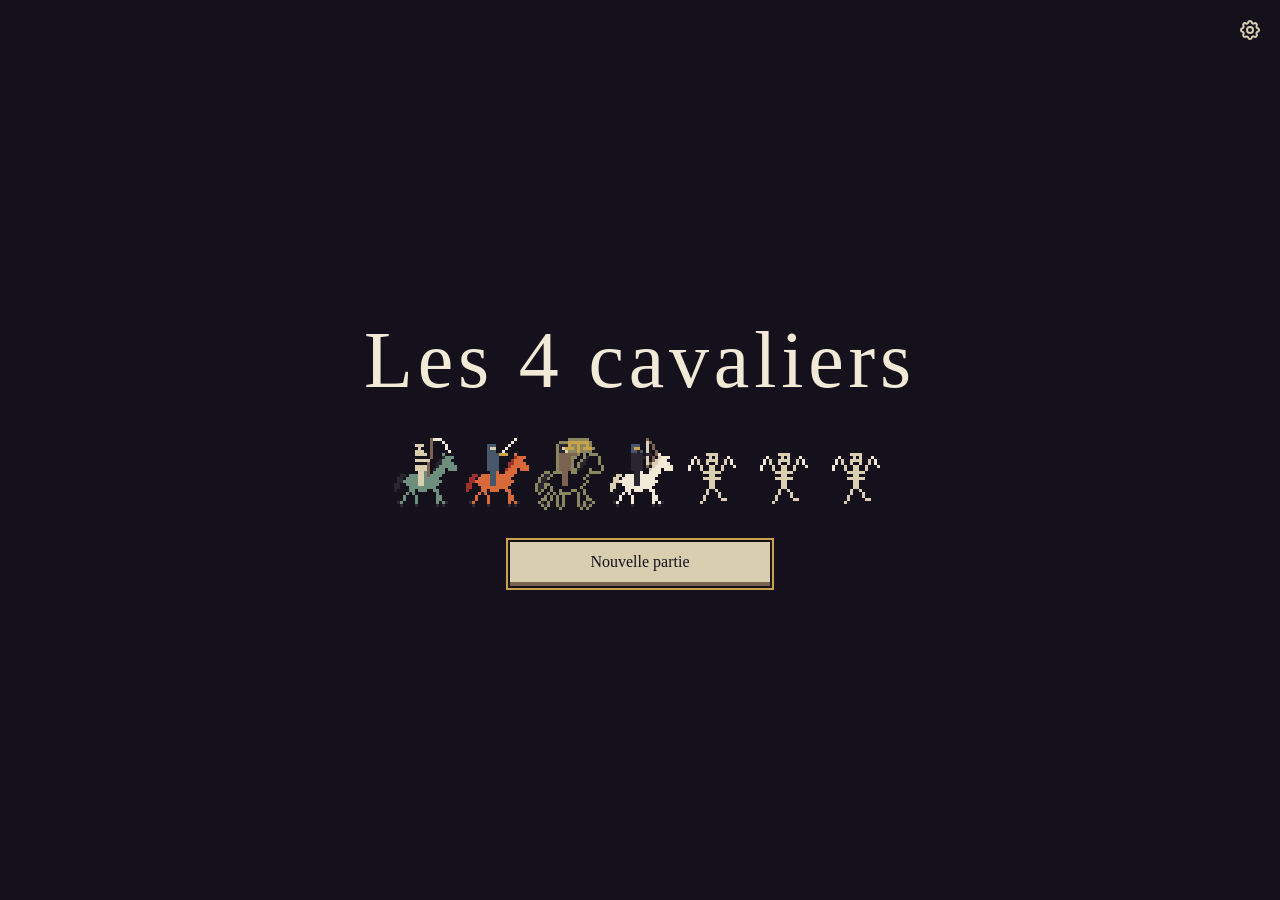
<file: index.html>
<!DOCTYPE html>
<html lang="fr">
<head>
<meta charset="utf-8">
<meta name="viewport" content="width=device-width, initial-scale=1, viewport-fit=cover, user-scalable=no">
<meta name="theme-color" content="#14111c">
<meta name="description" content="Quatre cavaliers mènent la ronde sur le front d'une Grande Guerre qui n'en finit pas. Tactique au tour par tour.">
<meta property="og:title" content="Les 4 cavaliers">
<meta property="og:image" content="og.png">
<title>Les 4 cavaliers</title>
<link rel="icon" href="favicon.ico" sizes="any">
<link rel="icon" href="favicon.svg" type="image/svg+xml">
<link rel="apple-touch-icon" href="apple-touch-icon.png">
<link rel="stylesheet" href="js/lib/game.css?v=0.1.0">
<link rel="stylesheet" href="css/style.css?v=0.1.0">
</head>
<body>
<div class="jeu-ecran" id="ecran">
  <div class="scene" id="scene"></div>

  <!-- L'interface, posée sur l'espace logique 640 × 360 (--u = pixels CSS par pixel logique) -->
  <div class="interface" id="interface" hidden>
    <header class="bandeau">
      <span class="lieu" id="lieu"></span>
      <span class="compteur" id="sablier"></span>
      <span class="compteur" id="ames"></span>
      <button class="icone" id="pause" aria-label="Pause">
        <svg viewBox="0 0 24 24" aria-hidden="true"><path d="M8 5v14M16 5v14"/></svg>
      </button>
    </header>
    <nav class="cavaliers" id="cavaliers" aria-label="Cavaliers"></nav>
    <aside class="fiche" id="fiche" aria-live="polite"></aside>
    <footer class="pied">
      <button class="bouton" id="recommencer">Recommencer le tour <kbd>R</kbd></button>
      <p class="message" id="message" role="status"></p>
      <button class="bouton fort" id="finir">Fin du tour <kbd>F</kbd></button>
    </footer>
  </div>

  <!-- Écran titre : pas de sous-titre (section 3) -->
  <section class="titre" id="titre">
    <h1>Les 4 cavaliers</h1>
    <div class="frise" id="frise" aria-hidden="true"></div>
    <nav class="titre-menu">
      <button class="bouton" id="continuer" hidden>Continuer</button>
      <button class="bouton" id="nouvelle">Nouvelle partie</button>
    </nav>
    <p class="record" id="record" hidden></p>
    <button class="icone titre-reglages" id="ouvrir-reglages" aria-label="Réglages">
      <svg viewBox="0 0 24 24" aria-hidden="true"><path d="M10.3 4.3c.4-1.8 2.9-1.8 3.4 0a1.7 1.7 0 0 0 2.6 1.1c1.5-.9 3.3.8 2.4 2.4a1.7 1.7 0 0 0 1 2.5c1.8.5 1.8 3 0 3.4a1.7 1.7 0 0 0-1 2.6c.9 1.5-.9 3.3-2.4 2.4a1.7 1.7 0 0 0-2.6 1c-.5 1.8-3 1.8-3.4 0a1.7 1.7 0 0 0-2.5-1c-1.6.9-3.3-.9-2.4-2.4a1.7 1.7 0 0 0-1.1-2.6c-1.8-.4-1.8-2.9 0-3.4a1.7 1.7 0 0 0 1.1-2.5c-.9-1.6.8-3.3 2.4-2.4 1 .6 2.3.1 2.5-1.1z"/><circle cx="12" cy="12" r="3"/></svg>
    </button>
  </section>
</div>

<!-- Les boîtes de dialogue sont rattachées au body (section 17) -->
<dialog id="dialogue-pause" aria-label="Pause">
  <h2>Pause</h2>
  <div class="menu">
    <button class="bouton" id="reprendre">Reprendre</button>
    <button class="bouton" id="pause-reglages">Réglages</button>
    <button class="bouton" id="plein-ecran">Plein écran</button>
    <button class="bouton" id="quitter">Écran titre</button>
  </div>
</dialog>

<dialog id="dialogue-reglages" aria-label="Réglages">
  <h2>Réglages</h2>
  <label class="curseur">Musique <input type="range" id="vol-musique" min="0" max="100" step="10"></label>
  <label class="curseur">Effets <input type="range" id="vol-effets" min="0" max="100" step="10"></label>
  <hr>
  <p class="version" id="version">v…</p>
  <details>
    <summary>Dernières versions</summary>
    <div id="changelog"></div>
  </details>
  <div class="menu">
    <button class="bouton" id="exporter">Exporter la sauvegarde</button>
    <button class="bouton" id="importer">Importer une sauvegarde</button>
  </div>
  <p class="liens"><a href="labo.html">Labo</a> · <a href="atelier.html">Atelier</a></p>
  <form method="dialog"><button class="bouton">Fermer</button></form>
</dialog>

<dialog id="dialogue-confirmer" aria-label="Confirmer">
  <p>Une danse est en cours. La remplacer ?</p>
  <form method="dialog" class="menu">
    <button class="bouton" value="oui">Nouvelle partie</button>
    <button class="bouton" value="non">Annuler</button>
  </form>
</dialog>

<dialog id="dialogue-bilan" aria-labelledby="bilan-titre">
  <h2 id="bilan-titre"></h2>
  <p class="bilan-chiffres" id="bilan-chiffres"></p>
  <p class="memento" id="bilan-memento"></p>
  <div class="menu" id="bilan-actions"></div>
</dialog>

<div class="jeu-toast" id="toast" role="status" hidden></div>
<script src="vendor/phaser.min.js?v=0.1.0"></script>
<script type="module" src="js/main.js?v=0.1.0"></script>
</body>
</html>
</file>
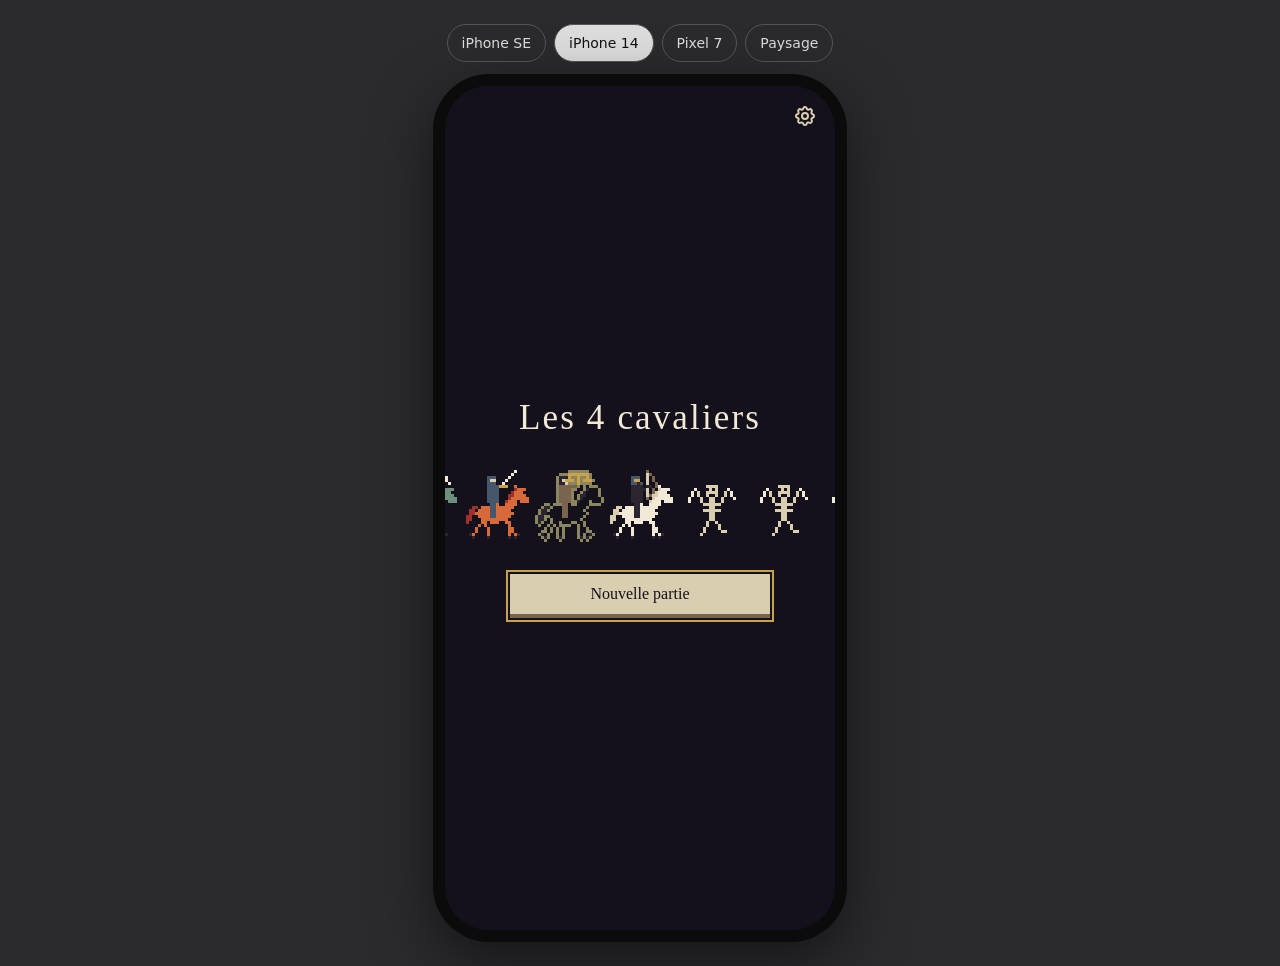
<file: apercu.html>
<!DOCTYPE html>
<html lang="fr">
<head>
<meta charset="utf-8">
<meta name="viewport" content="width=device-width, initial-scale=1">
<title>Aperçu téléphone — Les 4 cavaliers</title>
<link rel="icon" href="favicon.svg" type="image/svg+xml">
<style>
  /* L'aperçu (section 20) : le jeu dans une iframe à la VRAIE taille d'un
     téléphone, jamais réduit par transform: scale() (qui ment sur les media
     queries, innerWidth et la taille des cibles). Sur une fenêtre trop
     courte, la page défile : le châssis ne rétrécit jamais. */
  html, body { margin: 0; min-height: 100%; background: #2b2b2e; font: 14px system-ui, sans-serif; color: #ddd; }
  body { display: grid; justify-items: center; gap: 12px; padding: 24px 12px; }
  .chassis { padding: 12px; border-radius: 56px; background: #0b0b0c; box-shadow: 0 20px 60px rgba(0,0,0,.5); }
  iframe { display: block; border: 0; border-radius: 44px; background: #000; }
  nav { display: flex; gap: 8px; flex-wrap: wrap; justify-content: center; }
  nav a { color: inherit; padding: 10px 14px; border: 1px solid #555; border-radius: 22px; text-decoration: none; }
  nav a[aria-current] { background: #ddd; color: #111; }
</style>
</head>
<body>
<nav id="formats"></nav>
<div class="chassis"><iframe id="jeu" title="Les 4 cavaliers" allow="gamepad; fullscreen; autoplay"></iframe></div>
<script>
  const FORMATS = {
    'iphone-se': { w: 375, h: 667, nom: 'iPhone SE' },
    'iphone-14': { w: 390, h: 844, nom: 'iPhone 14' },
    'pixel-7': { w: 412, h: 915, nom: 'Pixel 7' },
    'paysage': { w: 844, h: 390, nom: 'Paysage' },
  };
  const p = new URLSearchParams(location.search);
  const choix = FORMATS[p.get('format')] ? p.get('format') : 'iphone-14';
  const f = FORMATS[choix];
  const jeu = document.getElementById('jeu');
  jeu.width = f.w; jeu.height = f.h;
  const cible = new URLSearchParams(location.search); cible.delete('format');
  jeu.src = 'index.html' + (cible.toString() ? '?' + cible : '');
  document.getElementById('formats').innerHTML = Object.entries(FORMATS).map(([k, v]) =>
    `<a href="?format=${k}"${k === choix ? ' aria-current="true"' : ''}>${v.nom}</a>`).join('');
</script>
</body>
</html>
</file>
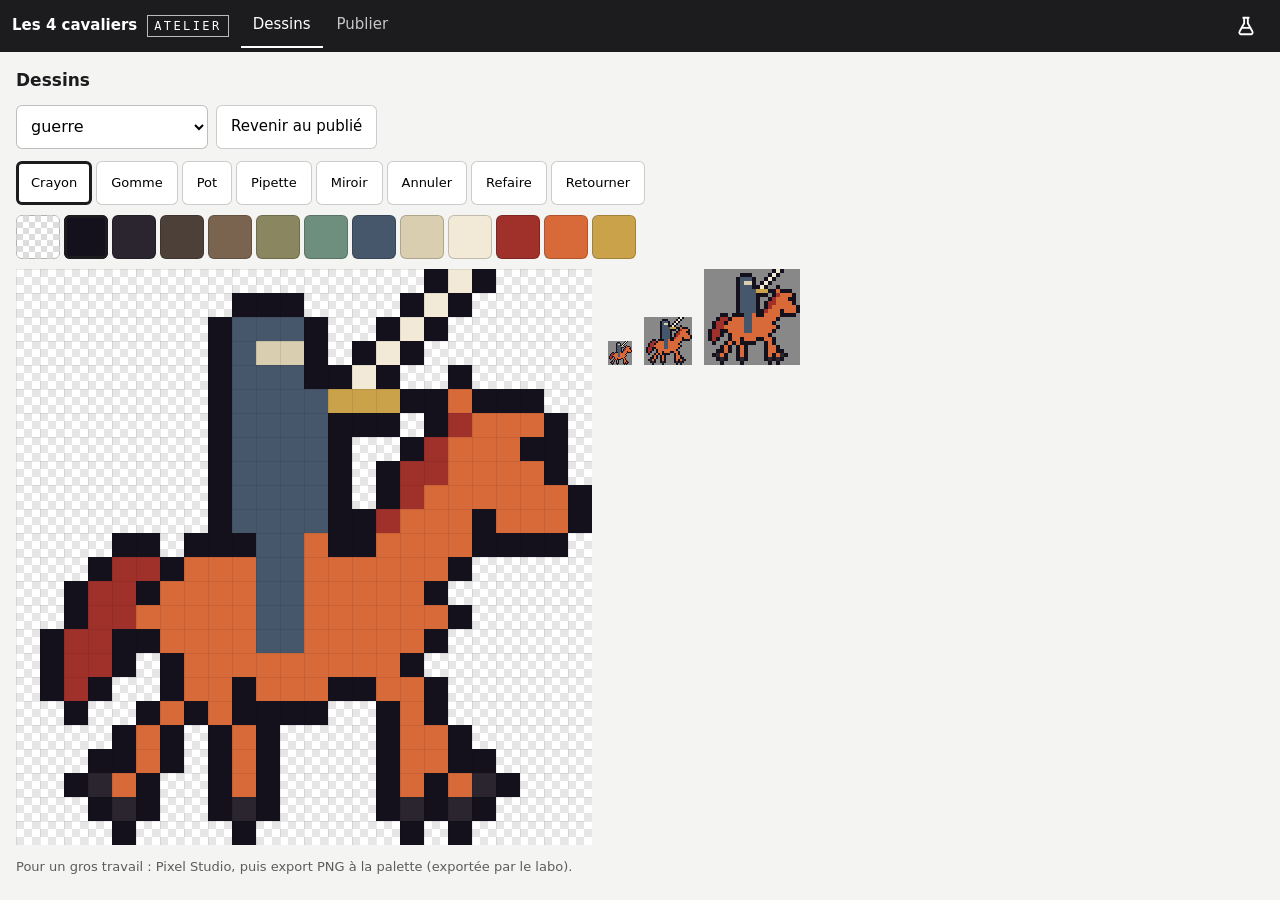
<file: atelier.html>
<!DOCTYPE html>
<html lang="fr">
<head>
<meta charset="utf-8">
<meta name="viewport" content="width=device-width, initial-scale=1, viewport-fit=cover">
<title>Atelier — Les 4 cavaliers</title>
<link rel="icon" href="favicon-atelier.svg" type="image/svg+xml">
<link rel="stylesheet" href="css/atelier.css?v=0.1.0">
</head>
<body>
<div class="atelier">
  <header class="at-head">
    <a class="at-back" href="./"><span>Les 4 cavaliers</span><span class="at-badge">ATELIER</span></a>
    <nav class="at-tabs" id="onglets"></nav>
    <span class="at-pending" id="a-publier"></span>
    <a class="at-tool" href="labo.html" aria-label="Labo" title="Labo">
      <svg viewBox="0 0 24 24" aria-hidden="true"><path d="M9 3h6M10 3v6l-5 9a2 2 0 0 0 2 3h10a2 2 0 0 0 2-3l-5-9V3M7.5 14h9"/></svg>
    </a>
  </header>
  <main class="at-work" id="travail"></main>
</div>
<div class="at-toast" id="toast" role="status" hidden></div>
<script type="module" src="js/atelier.js?v=0.1.0"></script>
</body>
</html>
</file>
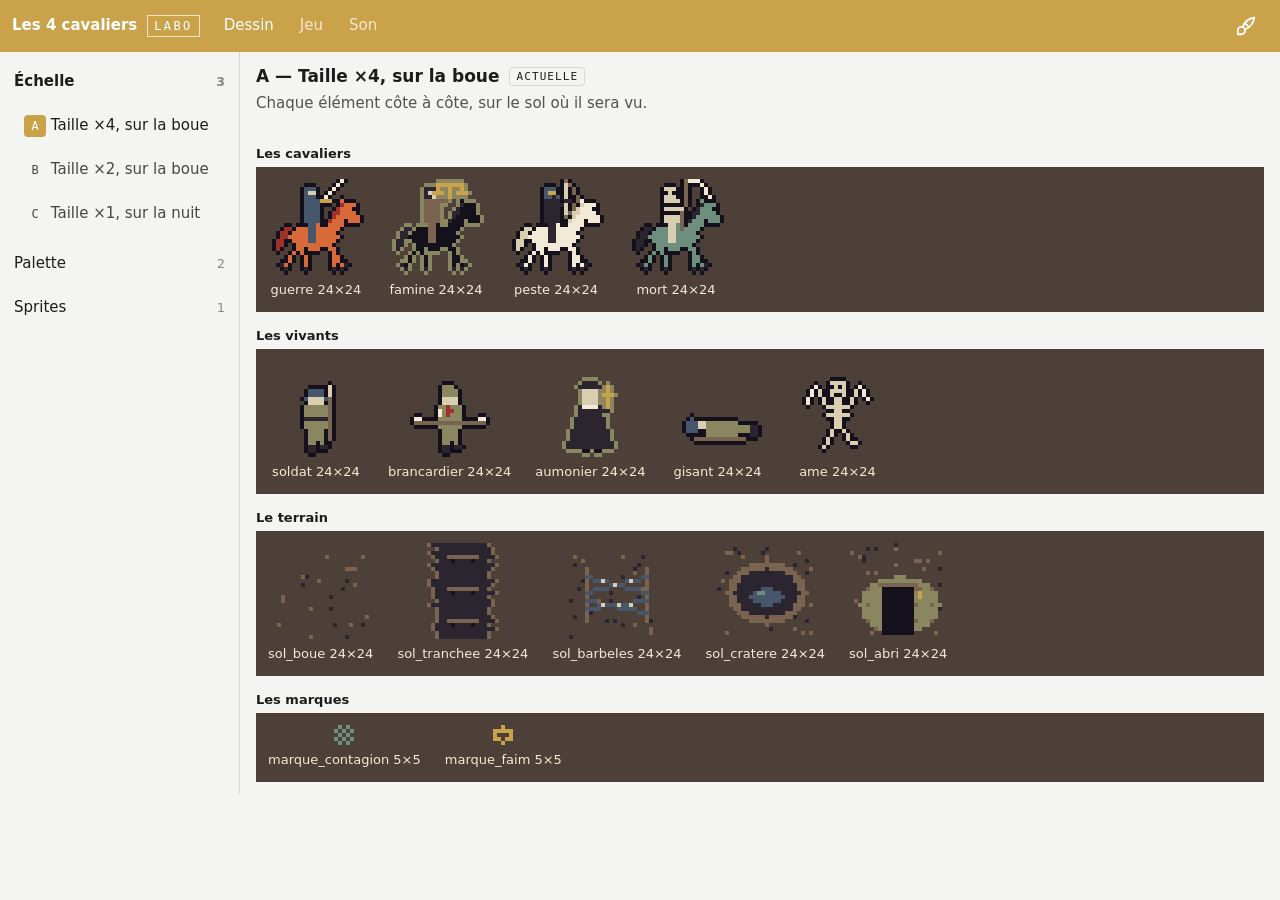
<file: labo.html>
<!DOCTYPE html>
<html lang="fr">
<head>
<meta charset="utf-8">
<meta name="viewport" content="width=device-width, initial-scale=1, viewport-fit=cover">
<title>Labo — Les 4 cavaliers</title>
<link rel="icon" href="favicon-labo.svg" type="image/svg+xml">
<link rel="stylesheet" href="js/lib/labo-shell.css?v=0.1.0">
<style>
  .labo-stage h3 { font: 600 13px system-ui, sans-serif; margin: 16px 0 6px; }
  .planche { display: flex; gap: 24px; align-items: flex-end; flex-wrap: wrap; padding: 12px; color: #f2ead6; }
  .cadre-jeu { position: relative; width: 100%; height: min(70dvh, 760px); background: #14111c; }
  .planche figure { margin: 0; display: grid; justify-items: center; gap: 6px; font-size: 13px; }
  .planche canvas { image-rendering: pixelated; }
  .nuancier { display: grid; grid-template-columns: repeat(auto-fill, minmax(120px, 1fr)); gap: 8px; }
  .nuancier div { padding: 12px; border-radius: 6px; font: 13px ui-monospace, monospace; }
  .labo-stage button.essai { min-height: 44px; padding: 0 14px; margin: 0 6px 6px 0; border: 1px solid rgba(0,0,0,.2); border-radius: 6px; background: #fff; }
  table.contraste { border-collapse: collapse; font: 13px ui-monospace, monospace; }
  table.contraste td, table.contraste th { border: 1px solid rgba(0,0,0,.12); padding: 6px 8px; text-align: center; }
</style>
</head>
<body>
<div id="labo"></div>
<script src="vendor/phaser.min.js?v=0.1.0"></script>
<script type="module" src="js/labo.js?v=0.1.0"></script>
</body>
</html>
</file>
<file: js/lib/game.css>
/* ─── Base CSS d'un jeu — partagé entre les jeux ───────────────────────────
   Source de vérité : supershivas/game-system/modules/game.css
   Applique la section 7 de CONVENTIONS.md : écran à hauteur fixe (100dvh),
   aucun geste laissé au navigateur, pixels nets, survol réservé aux souris,
   zones sûres des téléphones, saisie à 16 px (pas de zoom iOS), mouvement
   réduit respecté.

   Ce fichier ne porte AUCUNE couleur ni police : l'identité est au jeu
   (design system des jeux, à définir). Il lit des variables, avec des
   valeurs de repli :
     --jeu-fond  --jeu-encre  --jeu-accent  --jeu-police  --jeu-cible (44px)
   Classes : .jeu-ecran (conteneur plein écran), .jeu-canvas, .jeu-toast,
   .jeu-cache, .safe-top, .safe-bottom.
   ─────────────────────────────────────────────────────────────────────────── */

*, *::before, *::after { box-sizing: border-box; }

html, body {
  margin: 0;
  height: 100%;
  background: var(--jeu-fond, #000);
  color: var(--jeu-encre, #fff);
  font-family: var(--jeu-police, system-ui, sans-serif);
  overscroll-behavior: none;          /* pas de rechargement en tirant vers le bas */
  -webkit-text-size-adjust: 100%;
}

body {
  overflow: hidden;
  -webkit-user-select: none;
  user-select: none;                  /* pas de sélection de texte en jouant */
  -webkit-touch-callout: none;        /* pas de loupe ni de menu sur appui long (iOS) */
  -webkit-tap-highlight-color: transparent;
}

/* Le conteneur du jeu : toute la hauteur visible, barres mobiles comprises */
.jeu-ecran {
  position: fixed;
  inset: 0;
  height: 100dvh;
  overflow: hidden;
  touch-action: none;                 /* ni pince, ni défilement, ni double toucher */
}

.jeu-canvas,
canvas.pixel {
  image-rendering: pixelated;
  image-rendering: crisp-edges;
  display: block;
}

/* Les champs de saisie gardent la sélection, et 16 px pour éviter le zoom iOS */
input, textarea, select, [contenteditable="true"] {
  -webkit-user-select: text;
  user-select: text;
}
@media (max-width: 768px) {
  input:not([type]), input[type="text"], input[type="number"], input[type="search"],
  input[type="password"], input[type="url"], textarea, select {
    font-size: 16px !important;
  }
}

/* Cibles tactiles */
button, [role="button"], .cible {
  min-width: var(--jeu-cible, 44px);
  min-height: var(--jeu-cible, 44px);
  touch-action: manipulation;
}
button { font: inherit; color: inherit; cursor: pointer; }

/* Le survol ne porte aucune information : seulement pour les vraies souris */
@media (hover: none) {
  button:active { opacity: .7; }
}

/* Zones sûres (encoche, barre d'accueil) */
.safe-top { padding-top: env(safe-area-inset-top, 0px); }
.safe-bottom { padding-bottom: env(safe-area-inset-bottom, 0px); }

/* Boîtes de dialogue natives : toujours rattachées au body */
dialog { max-width: min(92vw, 520px); max-height: 90dvh; overflow: auto; }
dialog::backdrop { background: rgba(0, 0, 0, .6); }

/* Toast (mise à jour, sauvegarde importée…) */
.jeu-toast {
  position: fixed;
  left: 50%;
  bottom: calc(16px + env(safe-area-inset-bottom, 0px));
  transform: translateX(-50%);
  padding: 10px 16px;
  background: var(--jeu-encre, #fff);
  color: var(--jeu-fond, #000);
  font-size: 14px;
  z-index: 1000;
  pointer-events: none;
  transition: opacity .3s;
}
.jeu-toast[hidden] { display: block; opacity: 0; }

.jeu-cache { position: absolute !important; width: 1px; height: 1px; overflow: hidden; clip: rect(0 0 0 0); }

@media (prefers-reduced-motion: reduce) {
  *, *::before, *::after { animation-duration: .01ms !important; transition-duration: .01ms !important; }
}
</file>
<file: css/style.css>
/* L'habillage du jeu. Les couleurs viennent de js/palette.js (posées en
   variables --jeu-* par main.js au lancement) : aucune valeur de couleur ici.
   L'interface en jeu est posée sur l'espace logique 640 × 360 : --u est le
   nombre de pixels CSS par pixel logique (posé par main.js), et toutes ses
   mesures en sont des multiples. */

:root {
  --jeu-cible: 44px;
  --jeu-police: Georgia, 'Times New Roman', serif;   /* police système : aucune police chargée */
  --mono: ui-monospace, 'DejaVu Sans Mono', monospace;
  --pas: 8px;                                          /* hors jeu : multiples de --pas */
  --u: 2px;                                            /* en jeu : un pixel logique */
  --t-texte: calc(var(--u) * 8);
  --t-petit: calc(var(--u) * 7);
  --t-titre: calc(var(--u) * 10);
  --duree: 160ms;
}

.scene { position: absolute; inset: 0; }

/* ─── En jeu ──────────────────────────────────────────────────────────────── */
.interface { position: absolute; font-size: var(--t-texte); line-height: 1.25; color: var(--jeu-encre); pointer-events: none; }
.interface[hidden] { display: none; }
.interface > * { position: absolute; pointer-events: auto; }
.interface kbd { font-family: var(--mono); font-size: var(--t-petit); color: var(--jeu-accent); }

.bandeau { left: calc(var(--u) * 8); right: calc(var(--u) * 8); top: calc(var(--u) * 4); height: calc(var(--u) * 34); display: flex; align-items: center; gap: calc(var(--u) * 16); }
.lieu { font-size: var(--t-titre); letter-spacing: .04em; color: var(--jeu-fort); min-width: calc(var(--u) * 200); }
.compteur { font-family: var(--mono); font-size: var(--t-texte); }
.compteur b { color: var(--jeu-fort); font-weight: normal; }
.compteur.plein b { color: var(--jeu-accent); }
.bandeau .icone { margin-left: auto; }

.cavaliers { left: calc(var(--u) * 8); top: calc(var(--u) * 44); width: calc(var(--u) * 124); display: grid; gap: calc(var(--u) * 4); }
.carte {
  display: grid; grid-template-columns: calc(var(--u) * 24) 1fr; grid-template-rows: auto auto; column-gap: calc(var(--u) * 6);
  align-items: center; text-align: left;
  height: calc(var(--u) * 63); padding: calc(var(--u) * 4) calc(var(--u) * 6);
  background: var(--jeu-panneau); color: var(--jeu-encre);
  border: var(--u) solid var(--jeu-panneau); font: inherit; font-size: var(--t-petit); cursor: pointer;
}
.carte canvas { grid-row: span 2; width: calc(var(--u) * 24); height: calc(var(--u) * 24); image-rendering: pixelated; }
.carte .nom { font-size: var(--t-texte); color: var(--jeu-fort); }
.carte .nom kbd { margin-right: calc(var(--u) * 3); }
.carte .geste { color: var(--jeu-encre); }
.carte.choisi { border-color: var(--jeu-accent); }
.carte.fait .nom { color: var(--jeu-encre); }
.carte.fait .geste { font-style: italic; }

.fiche { left: calc(var(--u) * 508); top: calc(var(--u) * 44); width: calc(var(--u) * 124); min-height: calc(var(--u) * 100); padding: calc(var(--u) * 6); background: var(--jeu-panneau); font-size: var(--t-petit); }
.fiche h3 { margin: 0 0 calc(var(--u) * 4); font-size: var(--t-texte); font-weight: normal; color: var(--jeu-fort); }
.fiche p { margin: 0 0 calc(var(--u) * 3); }
.fiche .pv { color: var(--jeu-braise); font-family: var(--mono); letter-spacing: .1em; }
.fiche .issue { color: var(--jeu-accent); }

.pied { left: calc(var(--u) * 8); right: calc(var(--u) * 8); top: calc(var(--u) * 314); height: calc(var(--u) * 40); display: grid; grid-template-columns: calc(var(--u) * 124) minmax(0, 1fr) calc(var(--u) * 124); gap: calc(var(--u) * 8); align-items: center; }
.pied .bouton { height: calc(var(--u) * 28); min-height: 0; padding: 0 calc(var(--u) * 4); font-size: var(--t-petit); }
.message { margin: 0; text-align: center; font-size: var(--t-texte); color: var(--jeu-fort); min-height: 1.25em; }
.message.refus { color: var(--jeu-braise); }

/* ─── Boutons, icônes ─────────────────────────────────────────────────────── */
.icone { display: grid; place-items: center; width: var(--jeu-cible); height: var(--jeu-cible); padding: 0; background: none; border: 0; color: var(--jeu-encre); cursor: pointer; }
.icone svg { width: 24px; height: 24px; fill: none; stroke: currentColor; stroke-width: 2; stroke-linecap: round; stroke-linejoin: round; }

.bouton {
  min-height: var(--jeu-cible); padding: 0 calc(var(--pas) * 2);
  background: var(--jeu-encre); color: var(--jeu-fond);
  border: 0; border-bottom: 4px solid var(--jeu-terre);
  font: inherit; font-size: 16px; cursor: pointer;
}
.bouton.fort { background: var(--jeu-fort); }
.bouton kbd { color: var(--jeu-sang); }
.bouton:focus-visible, .icone:focus-visible, .carte:focus-visible { outline: 2px solid var(--jeu-accent); outline-offset: 2px; }
@media (hover: hover) {
  .bouton:hover { background: var(--jeu-accent); }
  .carte:hover { border-color: var(--jeu-terre); }
  .carte.choisi:hover { border-color: var(--jeu-accent); }
}

/* ─── Écran titre ─────────────────────────────────────────────────────────── */
.titre {
  position: absolute; inset: 0;
  display: grid; place-content: center; justify-items: center; gap: calc(var(--pas) * 4);
  background: var(--jeu-fond);
}
.titre[hidden] { display: none; }
.titre h1 { margin: 0; font-size: clamp(32px, 9vmin, 80px); font-weight: normal; letter-spacing: .06em; color: var(--jeu-fort); text-align: center; }
.titre-menu, .menu { display: grid; gap: var(--pas); min-width: min(260px, 80vw); }
.titre-reglages { position: absolute; top: calc(var(--pas) + env(safe-area-inset-top, 0px)); right: var(--pas); }
.frise { display: flex; gap: 0; align-items: flex-end; }
.frise canvas { image-rendering: pixelated; }
.record { margin: 0; font-size: 15px; color: var(--jeu-encre); }

/* ─── Dialogues ───────────────────────────────────────────────────────────── */
dialog {
  background: var(--jeu-fond); color: var(--jeu-encre);
  border: 2px solid var(--jeu-encre); padding: calc(var(--pas) * 3);
  max-width: min(420px, 92vw);
}
dialog::backdrop { background: none; }   /* pas de voile translucide : aucune teinte hors palette */
dialog h2 { margin: 0 0 calc(var(--pas) * 2); font-size: 20px; font-weight: normal; color: var(--jeu-fort); }
dialog hr { border: 0; border-top: 1px solid var(--jeu-terre); margin: calc(var(--pas) * 2) 0; }
.curseur { display: grid; grid-template-columns: 7em 1fr; align-items: center; min-height: var(--jeu-cible); }
.curseur input { accent-color: var(--jeu-accent); }
.version { margin: 0; }
details { margin: var(--pas) 0 calc(var(--pas) * 2); }
summary { min-height: var(--jeu-cible); display: flex; align-items: center; cursor: pointer; }
#changelog h3 { font-size: 14px; margin: var(--pas) 0 0; }
#changelog ul { margin: 4px 0; padding-left: 1.2em; font-size: 14px; }
.liens { font-size: 14px; }
.liens a { color: inherit; display: inline-block; min-height: var(--jeu-cible); line-height: var(--jeu-cible); }
dialog form { margin-top: calc(var(--pas) * 2); }
.bilan-chiffres { font-family: var(--mono); font-size: 16px; }
.memento { font-style: italic; color: var(--jeu-accent); }
#dialogue-bilan .menu { margin-top: calc(var(--pas) * 2); }

@media (prefers-reduced-motion: reduce) { :root { --duree: 0ms; } }
</file>
<file: css/atelier.css>
/* L'Atelier (section 17) : en-tête sombre #1C1C1E, écran à hauteur fixe,
   seule la zone de travail défile. */
* { box-sizing: border-box; }
html, body { margin: 0; height: 100%; }
body { font: 15px/1.45 system-ui, -apple-system, 'Segoe UI', sans-serif; color: #1c1c1e; background: #f4f4f2; }
.atelier { position: fixed; inset: 0; height: 100dvh; display: grid; grid-template-rows: auto 1fr; grid-template-columns: minmax(0, 1fr); }
.at-head { display: flex; align-items: center; gap: 12px; padding: 0 12px; padding-top: env(safe-area-inset-top, 0px); min-height: 52px; background: #1c1c1e; color: #fff; }
.at-back { min-height: 44px; display: flex; gap: 10px; align-items: center; color: inherit; text-decoration: none; font-weight: 600; white-space: nowrap; }
.at-badge { font: 12px/1 ui-monospace, monospace; letter-spacing: .2em; border: 1px solid rgba(255,255,255,.7); padding: 4px 6px; }
.at-tabs { display: flex; gap: 2px; flex: 1; overflow-x: auto; min-width: 0; }
.at-tabs button { min-height: 44px; padding: 0 12px; background: none; border: 0; border-bottom: 2px solid transparent; color: inherit; font: inherit; opacity: .75; cursor: pointer; }
.at-tabs button.is-on { opacity: 1; border-bottom-color: #fff; }
.at-pending { font-size: 13px; white-space: nowrap; }
.at-tool { display: grid; place-items: center; width: 44px; height: 44px; color: inherit; }
.at-tool svg { width: 22px; height: 22px; fill: none; stroke: currentColor; stroke-width: 2; stroke-linecap: round; stroke-linejoin: round; }
.at-work { overflow: auto; padding: 16px; min-height: 0; }
.at-work h2 { font-size: 17px; margin: 0 0 12px; }
.at-row { display: flex; gap: 8px; flex-wrap: wrap; align-items: center; margin-bottom: 12px; }
.at-work button, .at-work select, .at-work input { min-height: 44px; font: inherit; }
.at-work button { padding: 0 14px; border: 1px solid rgba(0,0,0,.2); border-radius: 6px; background: #fff; cursor: pointer; }
.at-work button.primaire { background: #1c1c1e; color: #fff; border-color: #1c1c1e; }
.at-work select, .at-work input[type=text], .at-work input[type=password], .at-work input[type=number] { padding: 0 10px; border: 1px solid rgba(0,0,0,.25); border-radius: 6px; background: #fff; font-size: 16px; }
.at-field { display: grid; grid-template-columns: minmax(10em, 16em) 1fr; gap: 8px; align-items: center; max-width: 640px; margin-bottom: 6px; }
.at-note { font-size: 13px; opacity: .7; max-width: 640px; }
.at-modifie { color: #b3261e; font-weight: 600; }
.at-toast { position: fixed; left: 50%; bottom: 16px; transform: translateX(-50%); background: #1c1c1e; color: #fff; padding: 10px 16px; border-radius: 8px; }
</file>
<file: js/lib/labo-shell.css>
/* ─── Coquille du Labo — partagé entre les jeux ────────────────────────────
   Source de vérité : supershivas/game-system/modules/labo-shell.css
   Va avec labo-shell.js (section 16 de CONVENTIONS.md). En-tête sur la
   couleur d'accent du jeu (--jeu-accent), écran à hauteur fixe, seule la
   variante défile. Mobile (≤ 768 px) : pas de marge, sujets en puces,
   variantes dans une barre en bas.
   ─────────────────────────────────────────────────────────────────────────── */

.labo {
  --labo-accent: var(--jeu-accent, #c23b3b);
  --labo-fond: var(--labo-fond-page, #f4f4f2);
  --labo-encre: #1c1c1e;
  --labo-trait: rgba(0, 0, 0, .12);
  position: fixed; inset: 0; height: 100dvh;
  display: grid; grid-template-rows: auto auto 1fr auto; grid-template-columns: minmax(0, 1fr);
  background: var(--labo-fond); color: var(--labo-encre);
  font: 15px/1.45 system-ui, -apple-system, 'Segoe UI', sans-serif;
  user-select: none;
}
.labo button { font: inherit; color: inherit; background: none; border: 0; cursor: pointer; min-height: 44px; }
.labo-icon { width: 22px; height: 22px; fill: none; stroke: currentColor; stroke-width: 2; stroke-linecap: round; stroke-linejoin: round; }

.labo-head { display: flex; align-items: center; gap: 12px; padding: 0 12px; min-height: 52px; background: var(--labo-accent); color: #fff; }
.labo-back { min-height: 44px; display: flex; align-items: center; gap: 10px; color: inherit; text-decoration: none; font-weight: 600; white-space: nowrap; }
.labo-badge { font: 12px/1 ui-monospace, 'DM Mono', monospace; letter-spacing: .2em; border: 1px solid rgba(255, 255, 255, .7); padding: 4px 6px; }
.labo-groups { display: flex; gap: 2px; overflow-x: auto; flex: 1; min-width: 0; }
.labo-group { padding: 0 12px; opacity: .75; border-bottom: 2px solid transparent; }
.labo-group.is-on { opacity: 1; border-bottom-color: #fff; }
.labo-tool { display: grid; place-items: center; width: 44px; height: 44px; color: inherit; }

.labo-chips { display: none; }
.labo-body { display: grid; grid-template-columns: 240px 1fr; min-height: 0; }
.labo-side { overflow-y: auto; border-right: 1px solid var(--labo-trait); padding: 8px 0; }
.labo-topic-btn { width: 100%; display: flex; justify-content: space-between; align-items: center; padding: 0 14px; text-align: left; }
.labo-topic-btn small { opacity: .5; }
.labo-topic.is-open > .labo-topic-btn { font-weight: 600; }
.labo-variants { display: grid; padding: 0 0 6px 14px; }
.labo-variant { text-align: left; padding: 0 10px; opacity: .8; }
.labo-variant b { position: relative; display: inline-grid; place-items: center; width: 22px; height: 22px; font: 12px ui-monospace, monospace; border-radius: 4px; }
.labo-variant.is-on { opacity: 1; }
.labo-variant.is-on b { background: var(--labo-accent); color: #fff; }
.labo-variant b.is-kept::after, .labo-letter.is-kept::after { content: ''; position: absolute; width: 5px; height: 5px; border-radius: 50%; background: var(--labo-accent); transform: translate(10px, -10px); }

.labo-main { display: grid; grid-template-rows: auto 1fr; min-height: 0; min-width: 0; }
.labo-info { padding: 12px 16px 4px; }
.labo-info h1 { font-size: 17px; margin: 0; display: flex; gap: 10px; align-items: center; }
.labo-info p { margin: 4px 0 0; opacity: .75; }
.labo-status { font: 11px ui-monospace, monospace; letter-spacing: .1em; text-transform: uppercase; padding: 2px 6px; border: 1px solid var(--labo-trait); border-radius: 4px; }
.labo-status.is-retenue { border-color: var(--labo-accent); color: var(--labo-accent); }
.labo-stage { overflow: auto; padding: 12px 16px; min-height: 0; }
.labo-error { color: #b00020; white-space: pre-wrap; }

.labo-bar { display: flex; align-items: center; justify-content: center; gap: 4px; border-top: 1px solid var(--labo-trait); padding: 0 8px; }
.labo-letters { display: flex; gap: 2px; overflow-x: auto; }
.labo-letter { position: relative; width: 44px; font-family: ui-monospace, monospace !important; border-radius: 6px; }
.labo-letter.is-on { background: var(--labo-accent); color: #fff !important; }
.labo-nav { width: 44px; display: grid; place-items: center; }

@media (min-width: 769px) { .labo-bar { display: none; } }
@media (max-width: 768px) {
  .labo-body { grid-template-columns: 1fr; }
  .labo-side { display: none; }
  .labo-chips { display: flex; gap: 6px; overflow-x: auto; padding: 6px 10px; border-bottom: 1px solid var(--labo-trait); }
  .labo-chip { padding: 0 12px; border: 1px solid var(--labo-trait) !important; border-radius: 22px; white-space: nowrap; }
  .labo-chip.is-on { background: var(--labo-encre); color: #fff; }
  .labo-game { max-width: 30vw; overflow: hidden; text-overflow: ellipsis; }
}
</file>
